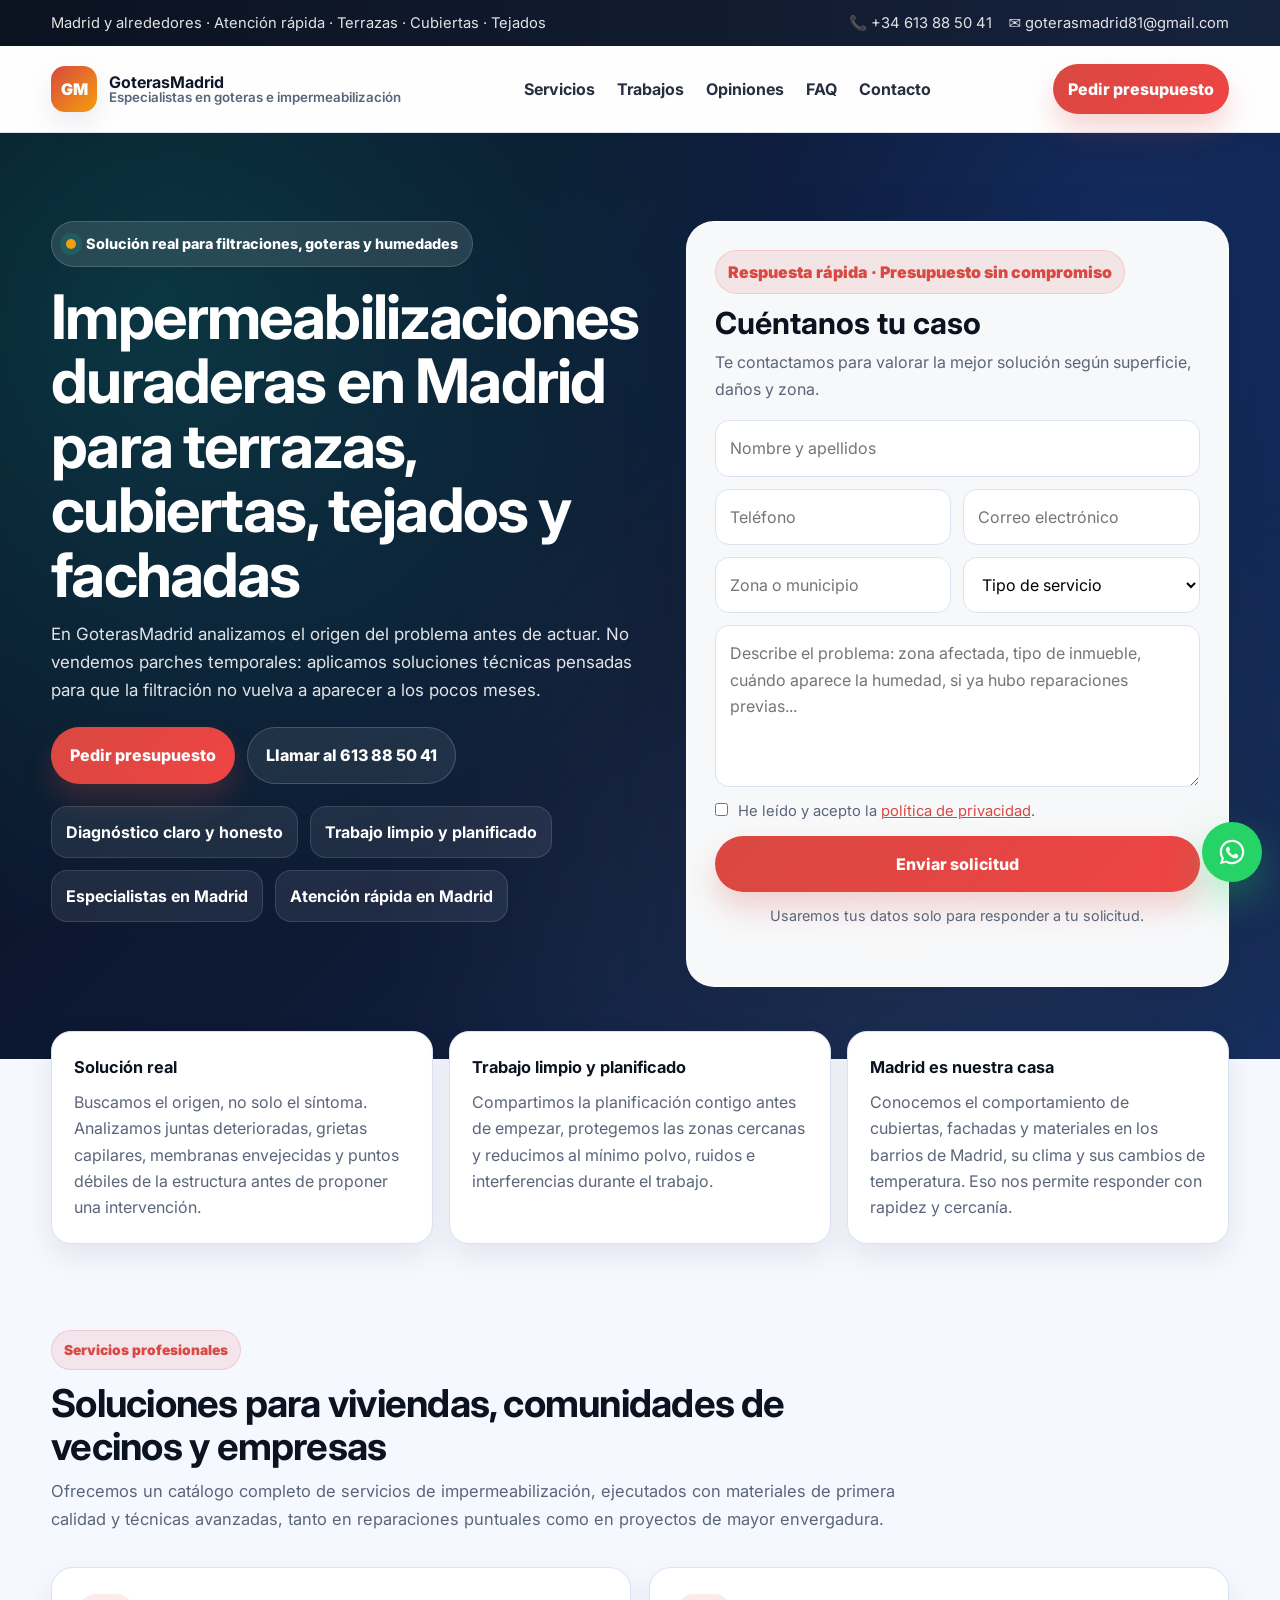
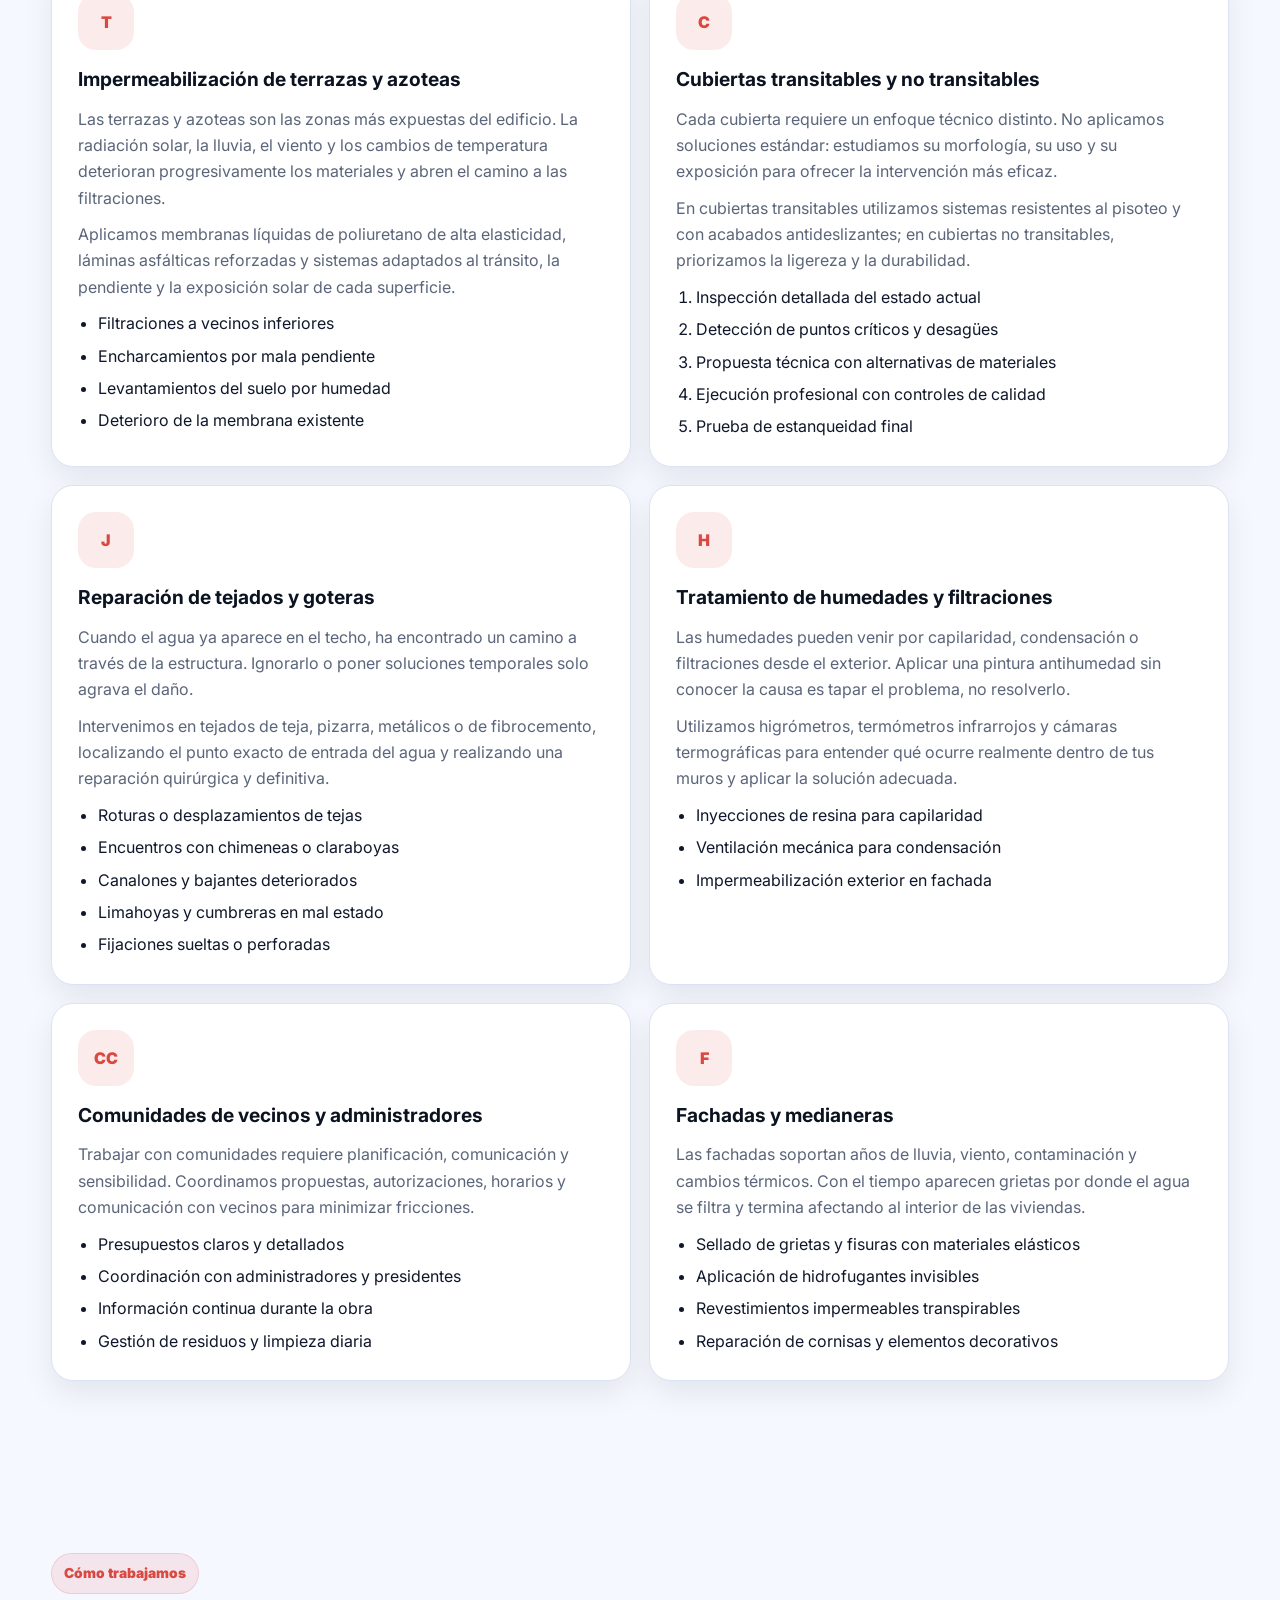
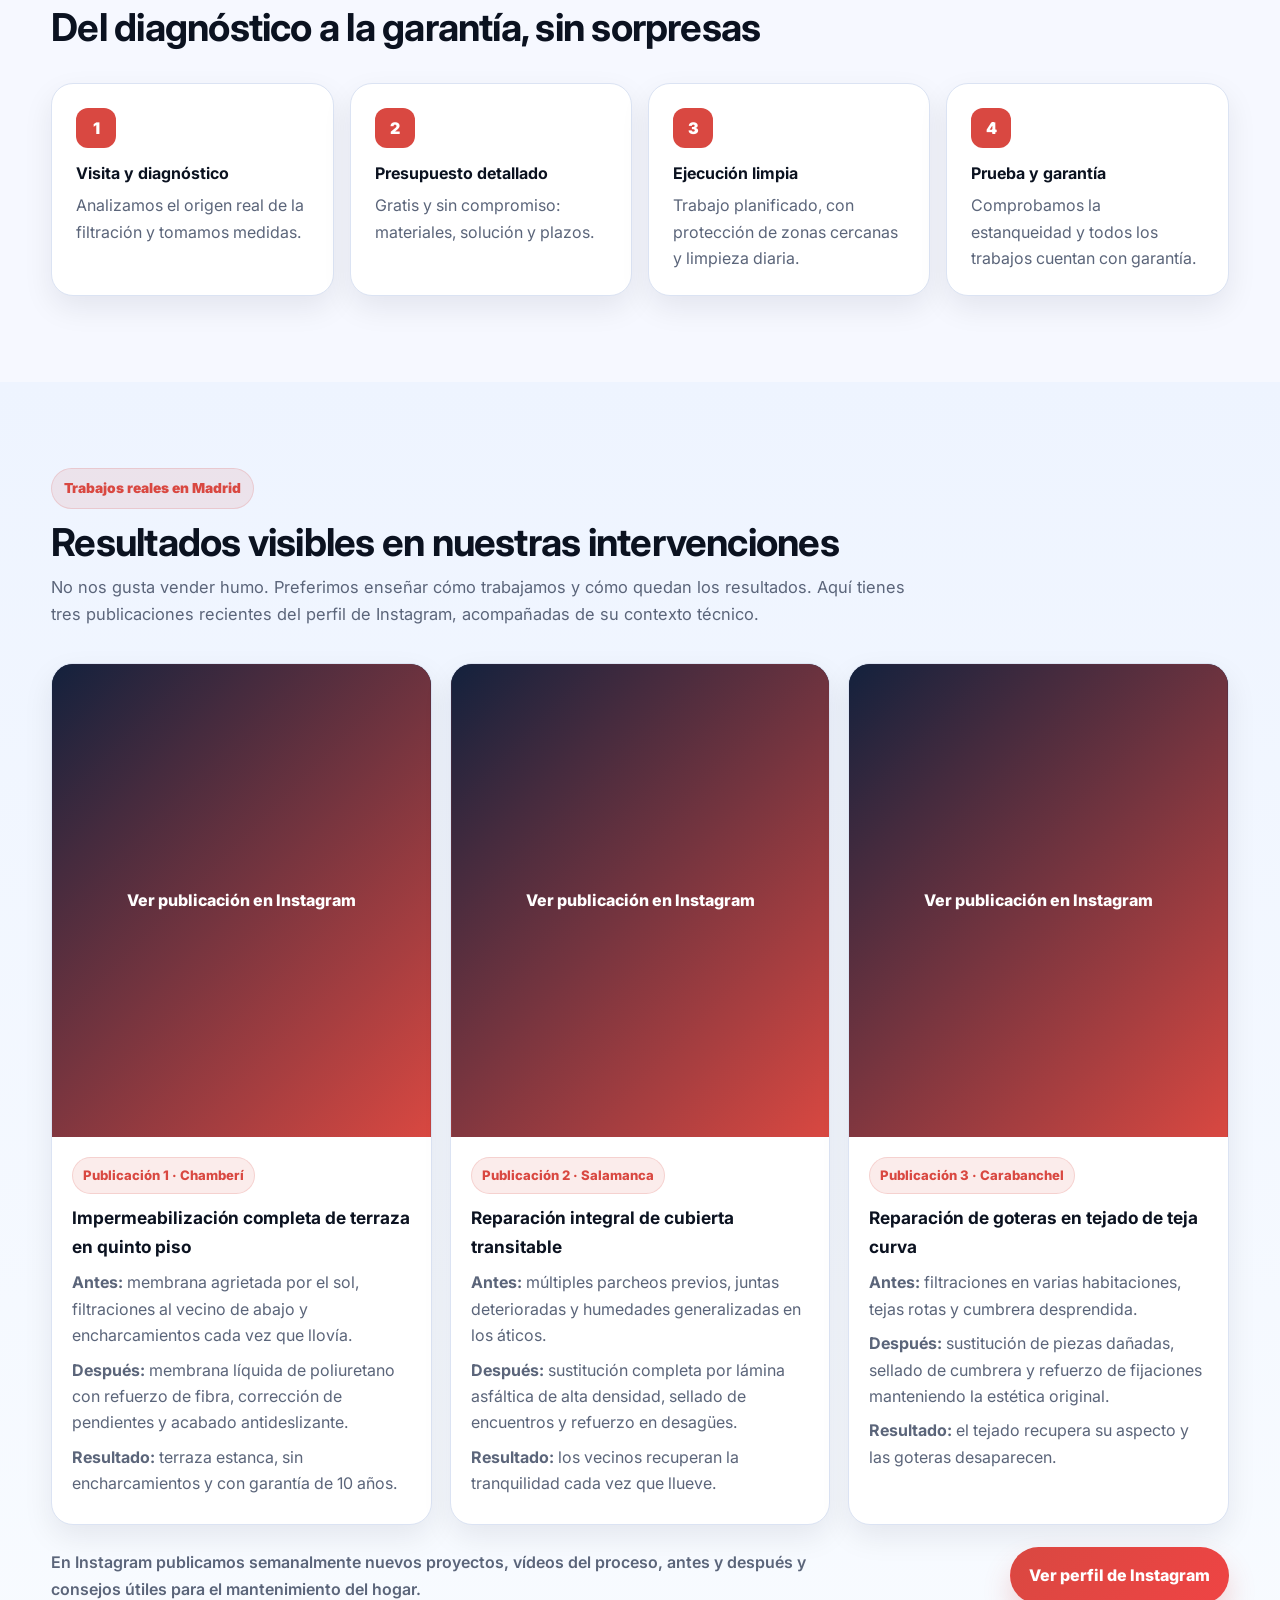
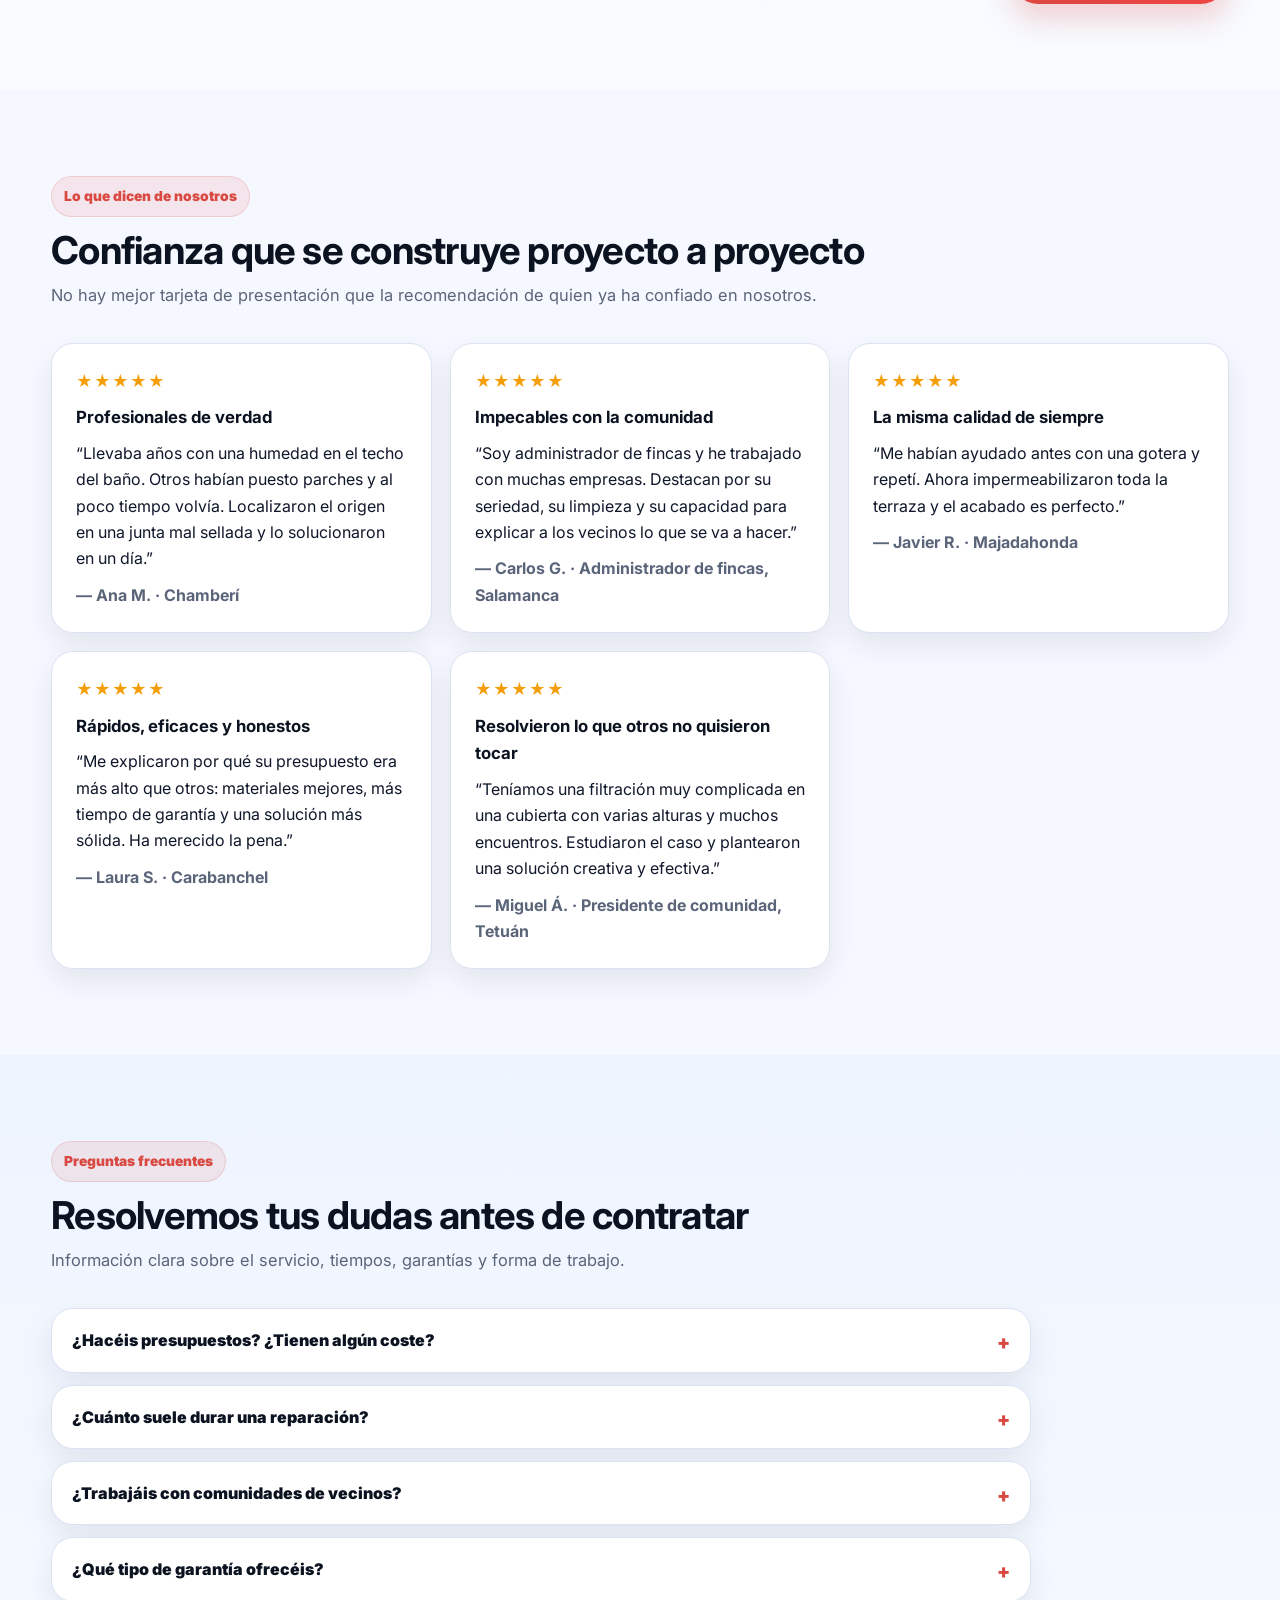
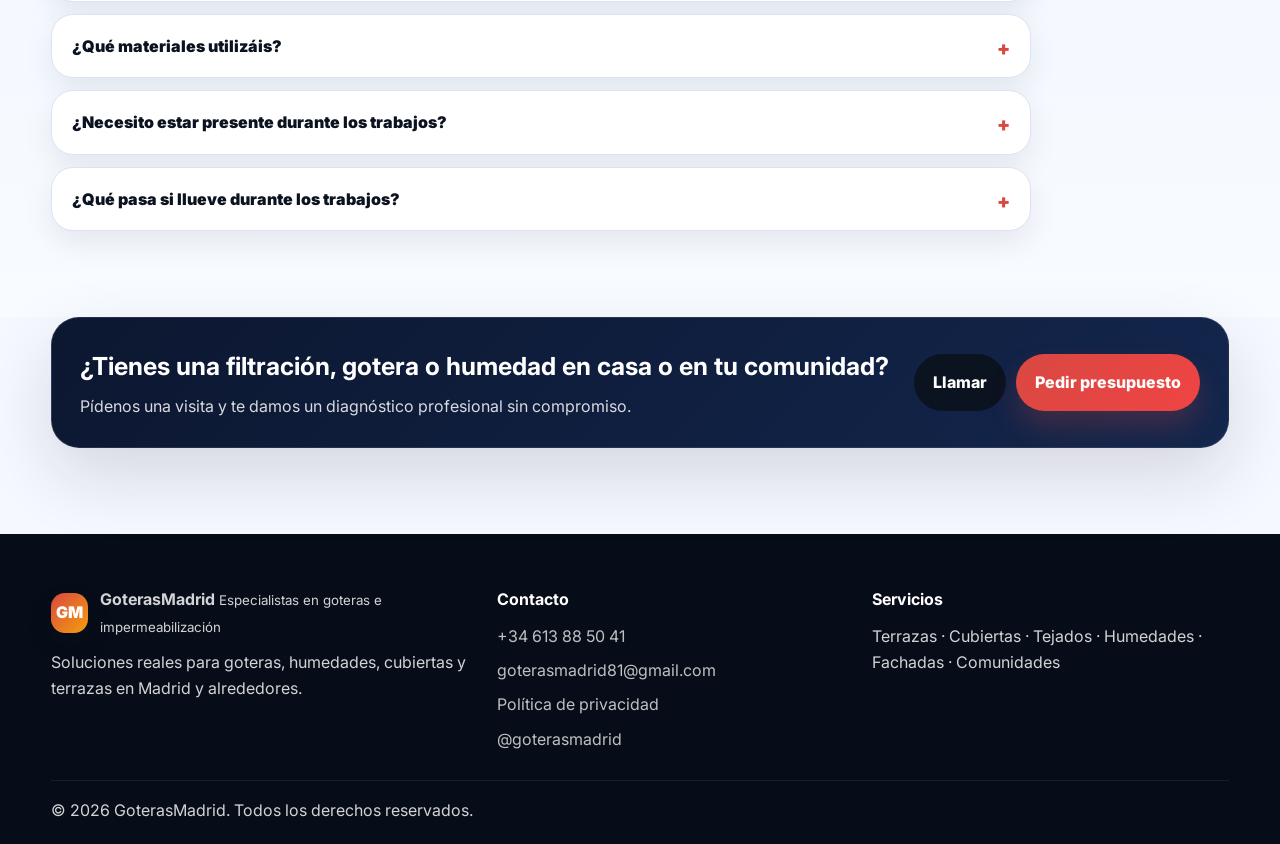
<file: index.html>
<!DOCTYPE html>
<html lang="es">
<head>
  <meta charset="UTF-8" />
  <meta name="viewport" content="width=device-width, initial-scale=1.0" />
  <title>GoterasMadrid | Impermeabilizaciones en Madrid, terrazas, cubiertas y tejados</title>
  <meta name="description" content="Soluciones profesionales de impermeabilización en Madrid. Terrazas, cubiertas, tejados, humedades, filtraciones, fachadas y comunidades de vecinos. Atención rápida en Madrid." />
  <meta name="theme-color" content="#0b1220" />
  <link rel="preconnect" href="https://fonts.googleapis.com" />
  <link rel="preconnect" href="https://fonts.gstatic.com" crossorigin />
  <link href="https://fonts.googleapis.com/css2?family=Inter:wght@400;500;600;700;800;900&display=swap" rel="stylesheet" />
  <link rel="stylesheet" href="style.css" />
  <meta property="og:type" content="website" />
  <meta property="og:locale" content="es_ES" />
  <meta property="og:title" content="GoterasMadrid | Impermeabilizaciones en Madrid" />
  <meta property="og:description" content="Terrazas, cubiertas, tejados, humedades y fachadas. Diagnóstico claro y presupuesto sin compromiso en Madrid." />
  <meta name="twitter:card" content="summary" />
  <link rel="icon" href="data:image/svg+xml,%3Csvg xmlns='http://www.w3.org/2000/svg' viewBox='0 0 64 64'%3E%3Crect width='64' height='64' rx='16' fill='%23d94841'/%3E%3Ctext x='32' y='43' font-size='28' font-family='Arial' font-weight='900' text-anchor='middle' fill='white'%3EGM%3C/text%3E%3C/svg%3E" />
  <script>document.documentElement.className="js"</script>
  <script type="application/ld+json">[{"@context": "https://schema.org", "@type": "HomeAndConstructionBusiness", "name": "GoterasMadrid", "description": "Impermeabilización de terrazas, cubiertas, tejados, humedades y fachadas en Madrid.", "telephone": "+34613885041", "email": "goterasmadrid81@gmail.com", "areaServed": {"@type": "City", "name": "Madrid"}, "sameAs": ["https://www.instagram.com/goterasmadrid/"]}, {"@context": "https://schema.org", "@type": "FAQPage", "mainEntity": [{"@type": "Question", "name": "¿Hacéis presupuestos? ¿Tienen algún coste?", "acceptedAnswer": {"@type": "Answer", "text": "Sí. Los presupuestos son gratuitos y sin compromiso. Concertamos una visita, analizamos la situación, tomamos medidas y te enviamos una propuesta detallada con materiales, solución y plazos."}}, {"@type": "Question", "name": "¿Cuánto suele durar una reparación?", "acceptedAnswer": {"@type": "Answer", "text": "Depende del caso: una gotera localizada suele resolverse en 1 o 2 días; una impermeabilización completa de terraza estándar, entre 3 y 5 días; una cubierta comunitaria puede requerir entre 5 y 10 días. En el presupuesto se detallan plazos realistas."}}, {"@type": "Question", "name": "¿Trabajáis con comunidades de vecinos?", "acceptedAnswer": {"@type": "Answer", "text": "Sí, es una de nuestras especialidades. Nos coordinamos con administradores y presidentes, presentamos propuestas claras, minimizamos molestias y dejamos todo limpio cada día."}}, {"@type": "Question", "name": "¿Qué tipo de garantía ofrecéis?", "acceptedAnswer": {"@type": "Answer", "text": "Todos los trabajos cuentan con garantía. Las impermeabilizaciones completas suelen tener entre 5 y 10 años, y las reparaciones localizadas entre 2 y 3 años, según el sistema aplicado y los materiales utilizados."}}, {"@type": "Question", "name": "¿Qué materiales utilizáis?", "acceptedAnswer": {"@type": "Answer", "text": "Trabajamos con primeras marcas del sector como Sika, Danosa, Texsa, Weber o Imperquimia. Elegimos el sistema según el soporte, la exposición solar, el tránsito y la compatibilidad con tratamientos anteriores."}}, {"@type": "Question", "name": "¿Necesito estar presente durante los trabajos?", "acceptedAnswer": {"@type": "Answer", "text": "No es necesario durante toda la intervención. Recomendamos presencia al inicio y al final, pero podemos trabajar con autonomía y mantenerte informado por teléfono o WhatsApp."}}, {"@type": "Question", "name": "¿Qué pasa si llueve durante los trabajos?", "acceptedAnswer": {"@type": "Answer", "text": "Planificamos las intervenciones consultando la previsión meteorológica. Si aparece lluvia inesperada, protegemos la zona con lonas o toldos y ajustamos la ejecución para evitar daños."}}]}]</script>
</head>
<body>
  <a class="skip" href="#inicio">Saltar al contenido</a>
  <div class="topbar">
    <div class="container topbar__inner">
      <p>Madrid y alrededores · Atención rápida · Terrazas · Cubiertas · Tejados</p>
      <div class="topbar__links">
        <a href="tel:+34613885041">📞 +34 613 88 50 41</a>
        <a href="mailto:goterasmadrid81@gmail.com">✉ goterasmadrid81@gmail.com</a>
      </div>
    </div>
  </div>

  <header class="header" id="header">
    <div class="container header__inner">
      <a class="brand" href="#inicio" aria-label="Inicio">
        <span class="brand__mark">GM</span>
        <span class="brand__text">
          <strong>GoterasMadrid</strong>
          <small>Especialistas en goteras e impermeabilización</small>
        </span>
      </a>

      <nav class="nav nav--desktop" aria-label="Navegación principal">
        <a href="#servicios">Servicios</a>
        <a href="#trabajos">Trabajos</a>
        <a href="#opiniones">Opiniones</a>
        <a href="#faq">FAQ</a>
        <a href="#contacto">Contacto</a>
      </nav>

      <div class="header__actions">
        <a class="btn btn--primary btn--sm header__cta" href="#contacto">Pedir presupuesto</a>
        <button class="burger" id="burger" aria-label="Abrir menú" aria-expanded="false" aria-controls="mobileNav">
          <span></span><span></span><span></span>
        </button>
      </div>
    </div>

    <nav class="nav nav--mobile" id="mobileNav" aria-label="Menú móvil">
      <a href="#servicios">Servicios</a>
      <a href="#trabajos">Trabajos</a>
      <a href="#opiniones">Opiniones</a>
      <a href="#faq">FAQ</a>
      <a href="#contacto">Pedir presupuesto</a>
    </nav>
  </header>

  <main id="inicio">
    <section class="hero">
      <div class="hero__bg"></div>
      <div class="hero__glow"></div>
      <div class="container hero__grid">
        <div class="hero__content reveal">
          <div class="pill"><span class="pill__dot"></span>Solución real para filtraciones, goteras y humedades</div>
          <h1>Impermeabilizaciones duraderas en Madrid para terrazas, cubiertas, tejados y fachadas</h1>
          <p class="hero__lead">
            En GoterasMadrid analizamos el origen del problema antes de actuar. No vendemos parches temporales:
            aplicamos soluciones técnicas pensadas para que la filtración no vuelva a aparecer a los pocos meses.
          </p>

          <div class="hero__buttons">
            <a class="btn btn--primary" href="#contacto">Pedir presupuesto</a>
            <a class="btn btn--ghost" href="tel:+34613885041">Llamar al 613 88 50 41</a>
          </div>

          <div class="hero__highlights">
            <div class="chip">Diagnóstico claro y honesto</div>
            <div class="chip">Trabajo limpio y planificado</div>
            <div class="chip">Especialistas en Madrid</div>
            <div class="chip">Atención rápida en Madrid</div>
          </div>
        </div>

        <aside class="lead reveal" id="contacto">
          <div class="lead__head">
            <div class="lead__badge">Respuesta rápida · Presupuesto sin compromiso</div>
            <h2>Cuéntanos tu caso</h2>
            <p>Te contactamos para valorar la mejor solución según superficie, daños y zona.</p>
          </div>

          <form class="form" action="https://formsubmit.co/goterasmadrid81@gmail.com" method="POST" novalidate>
            <div class="form__row">
              <label class="sr-only" for="nombre">Nombre</label>
              <input id="nombre" name="nombre" autocomplete="name" type="text" placeholder="Nombre y apellidos" required />
            </div>

            <div class="form__row form__row--2">
              <label class="sr-only" for="telefono">Teléfono</label>
              <input id="telefono" name="telefono" autocomplete="tel" type="tel" inputmode="tel" placeholder="Teléfono" required />
              <label class="sr-only" for="email">Correo electrónico</label>
              <input id="email" name="email" autocomplete="email" type="email" placeholder="Correo electrónico" required />
            </div>

            <div class="form__row form__row--2">
              <label class="sr-only" for="zona">Zona o municipio</label>
              <input id="zona" name="zona" type="text" placeholder="Zona o municipio" required />
              <label class="sr-only" for="servicio">Tipo de servicio</label>
              <select id="servicio" name="servicio" required>
                <option value="">Tipo de servicio</option>
                <option>Impermeabilización de terrazas y azoteas</option>
                <option>Cubiertas transitables o no transitables</option>
                <option>Reparación de tejados y goteras</option>
                <option>Humedades y filtraciones</option>
                <option>Fachadas y medianeras</option>
                <option>Comunidades de vecinos</option>
                <option>Otro</option>
              </select>
            </div>

            <div class="form__row">
              <label class="sr-only" for="mensaje">Mensaje</label>
              <textarea id="mensaje" name="mensaje" rows="5" placeholder="Describe el problema: zona afectada, tipo de inmueble, cuándo aparece la humedad, si ya hubo reparaciones previas..." required></textarea>
            </div>

            <input type="hidden" name="_subject" value="Nuevo contacto desde la web de GoterasMadrid" />
            <input type="hidden" name="_captcha" value="false" />
            <input type="hidden" name="_template" value="table" />
            <input type="text" name="_honey" style="display:none" tabindex="-1" autocomplete="off" />

            <label class="form__check"><input type="checkbox" name="privacidad" required /> <span>He leído y acepto la <a href="privacidad.html" target="_blank" rel="noopener">política de privacidad</a>.</span></label>

            <button class="btn btn--primary btn--block" type="submit" id="submitBtn">Enviar solicitud</button>
            <p class="form__note">Usaremos tus datos solo para responder a tu solicitud.</p>
            <div class="form__error" id="formError" role="alert" aria-live="polite"></div>
          </form>
        </aside>
      </div>
    </section>

    <section class="trust">
      <div class="container trust__grid reveal">
        <article class="trust__item">
          <strong>Solución real</strong>
          <p>Buscamos el origen, no solo el síntoma. Analizamos juntas deterioradas, grietas capilares, membranas envejecidas y puntos débiles de la estructura antes de proponer una intervención.</p>
        </article>
        <article class="trust__item">
          <strong>Trabajo limpio y planificado</strong>
          <p>Compartimos la planificación contigo antes de empezar, protegemos las zonas cercanas y reducimos al mínimo polvo, ruidos e interferencias durante el trabajo.</p>
        </article>
        <article class="trust__item">
          <strong>Madrid es nuestra casa</strong>
          <p>Conocemos el comportamiento de cubiertas, fachadas y materiales en los barrios de Madrid, su clima y sus cambios de temperatura. Eso nos permite responder con rapidez y cercanía.</p>
        </article>
      </div>
    </section>

    <section class="section" id="servicios">
      <div class="container">
        <header class="section__head reveal">
          <span class="tag">Servicios profesionales</span>
          <h2>Soluciones para viviendas, comunidades de vecinos y empresas</h2>
          <p>Ofrecemos un catálogo completo de servicios de impermeabilización, ejecutados con materiales de primera calidad y técnicas avanzadas, tanto en reparaciones puntuales como en proyectos de mayor envergadura.</p>
        </header>

        <div class="services-detailed">
          <article class="service-card reveal">
            <div class="service-card__icon">T</div>
            <h3>Impermeabilización de terrazas y azoteas</h3>
            <p>Las terrazas y azoteas son las zonas más expuestas del edificio. La radiación solar, la lluvia, el viento y los cambios de temperatura deterioran progresivamente los materiales y abren el camino a las filtraciones.</p>
            <p>Aplicamos membranas líquidas de poliuretano de alta elasticidad, láminas asfálticas reforzadas y sistemas adaptados al tránsito, la pendiente y la exposición solar de cada superficie.</p>
            <ul>
              <li>Filtraciones a vecinos inferiores</li>
              <li>Encharcamientos por mala pendiente</li>
              <li>Levantamientos del suelo por humedad</li>
              <li>Deterioro de la membrana existente</li>
            </ul>
          </article>

          <article class="service-card reveal">
            <div class="service-card__icon">C</div>
            <h3>Cubiertas transitables y no transitables</h3>
            <p>Cada cubierta requiere un enfoque técnico distinto. No aplicamos soluciones estándar: estudiamos su morfología, su uso y su exposición para ofrecer la intervención más eficaz.</p>
            <p>En cubiertas transitables utilizamos sistemas resistentes al pisoteo y con acabados antideslizantes; en cubiertas no transitables, priorizamos la ligereza y la durabilidad.</p>
            <ol>
              <li>Inspección detallada del estado actual</li>
              <li>Detección de puntos críticos y desagües</li>
              <li>Propuesta técnica con alternativas de materiales</li>
              <li>Ejecución profesional con controles de calidad</li>
              <li>Prueba de estanqueidad final</li>
            </ol>
          </article>

          <article class="service-card reveal">
            <div class="service-card__icon">J</div>
            <h3>Reparación de tejados y goteras</h3>
            <p>Cuando el agua ya aparece en el techo, ha encontrado un camino a través de la estructura. Ignorarlo o poner soluciones temporales solo agrava el daño.</p>
            <p>Intervenimos en tejados de teja, pizarra, metálicos o de fibrocemento, localizando el punto exacto de entrada del agua y realizando una reparación quirúrgica y definitiva.</p>
            <ul>
              <li>Roturas o desplazamientos de tejas</li>
              <li>Encuentros con chimeneas o claraboyas</li>
              <li>Canalones y bajantes deteriorados</li>
              <li>Limahoyas y cumbreras en mal estado</li>
              <li>Fijaciones sueltas o perforadas</li>
            </ul>
          </article>

          <article class="service-card reveal">
            <div class="service-card__icon">H</div>
            <h3>Tratamiento de humedades y filtraciones</h3>
            <p>Las humedades pueden venir por capilaridad, condensación o filtraciones desde el exterior. Aplicar una pintura antihumedad sin conocer la causa es tapar el problema, no resolverlo.</p>
            <p>Utilizamos higrómetros, termómetros infrarrojos y cámaras termográficas para entender qué ocurre realmente dentro de tus muros y aplicar la solución adecuada.</p>
            <ul>
              <li>Inyecciones de resina para capilaridad</li>
              <li>Ventilación mecánica para condensación</li>
              <li>Impermeabilización exterior en fachada</li>
            </ul>
          </article>

          <article class="service-card reveal">
            <div class="service-card__icon">CC</div>
            <h3>Comunidades de vecinos y administradores</h3>
            <p>Trabajar con comunidades requiere planificación, comunicación y sensibilidad. Coordinamos propuestas, autorizaciones, horarios y comunicación con vecinos para minimizar fricciones.</p>
            <ul>
              <li>Presupuestos claros y detallados</li>
              <li>Coordinación con administradores y presidentes</li>
              <li>Información continua durante la obra</li>
              <li>Gestión de residuos y limpieza diaria</li>
            </ul>
          </article>

          <article class="service-card reveal">
            <div class="service-card__icon">F</div>
            <h3>Fachadas y medianeras</h3>
            <p>Las fachadas soportan años de lluvia, viento, contaminación y cambios térmicos. Con el tiempo aparecen grietas por donde el agua se filtra y termina afectando al interior de las viviendas.</p>
            <ul>
              <li>Sellado de grietas y fisuras con materiales elásticos</li>
              <li>Aplicación de hidrofugantes invisibles</li>
              <li>Revestimientos impermeables transpirables</li>
              <li>Reparación de cornisas y elementos decorativos</li>
            </ul>
          </article>
        </div>
      </div>
    </section>

    <section class="section" id="proceso">
      <div class="container">
        <header class="section__head reveal">
          <span class="tag">Cómo trabajamos</span>
          <h2>Del diagnóstico a la garantía, sin sorpresas</h2>
        </header>
        <ol class="steps reveal">
          <li><strong>Visita y diagnóstico</strong><p>Analizamos el origen real de la filtración y tomamos medidas.</p></li>
          <li><strong>Presupuesto detallado</strong><p>Gratis y sin compromiso: materiales, solución y plazos.</p></li>
          <li><strong>Ejecución limpia</strong><p>Trabajo planificado, con protección de zonas cercanas y limpieza diaria.</p></li>
          <li><strong>Prueba y garantía</strong><p>Comprobamos la estanqueidad y todos los trabajos cuentan con garantía.</p></li>
        </ol>
      </div>
    </section>

    <section class="section section--alt" id="trabajos">
      <div class="container">
        <header class="section__head reveal">
          <span class="tag">Trabajos reales en Madrid</span>
          <h2>Resultados visibles en nuestras intervenciones</h2>
          <p>No nos gusta vender humo. Preferimos enseñar cómo trabajamos y cómo quedan los resultados. Aquí tienes tres publicaciones recientes del perfil de Instagram, acompañadas de su contexto técnico.</p>
        </header>

        <div class="instagram-grid reveal">
          <a class="instagram-post" href="https://www.instagram.com/p/DVeEOyBDBT_/?img_index=1" target="_blank" rel="noopener noreferrer">
            <div class="instagram-post__image placeholder-1"></div>
            <div class="instagram-post__content">
              <span class="instagram-post__badge">Publicación 1 · Chamberí</span>
              <h3>Impermeabilización completa de terraza en quinto piso</h3>
              <p><strong>Antes:</strong> membrana agrietada por el sol, filtraciones al vecino de abajo y encharcamientos cada vez que llovía.</p>
              <p><strong>Después:</strong> membrana líquida de poliuretano con refuerzo de fibra, corrección de pendientes y acabado antideslizante.</p>
              <p><strong>Resultado:</strong> terraza estanca, sin encharcamientos y con garantía de 10 años.</p>
            </div>
          </a>

          <a class="instagram-post" href="https://www.instagram.com/p/DA6O2ZUCTAc/" target="_blank" rel="noopener noreferrer">
            <div class="instagram-post__image placeholder-2"></div>
            <div class="instagram-post__content">
              <span class="instagram-post__badge">Publicación 2 · Salamanca</span>
              <h3>Reparación integral de cubierta transitable</h3>
              <p><strong>Antes:</strong> múltiples parcheos previos, juntas deterioradas y humedades generalizadas en los áticos.</p>
              <p><strong>Después:</strong> sustitución completa por lámina asfáltica de alta densidad, sellado de encuentros y refuerzo en desagües.</p>
              <p><strong>Resultado:</strong> los vecinos recuperan la tranquilidad cada vez que llueve.</p>
            </div>
          </a>

          <a class="instagram-post" href="https://www.instagram.com/p/DA0SCbBNpt3/?img_index=1" target="_blank" rel="noopener noreferrer">
            <div class="instagram-post__image placeholder-3"></div>
            <div class="instagram-post__content">
              <span class="instagram-post__badge">Publicación 3 · Carabanchel</span>
              <h3>Reparación de goteras en tejado de teja curva</h3>
              <p><strong>Antes:</strong> filtraciones en varias habitaciones, tejas rotas y cumbrera desprendida.</p>
              <p><strong>Después:</strong> sustitución de piezas dañadas, sellado de cumbrera y refuerzo de fijaciones manteniendo la estética original.</p>
              <p><strong>Resultado:</strong> el tejado recupera su aspecto y las goteras desaparecen.</p>
            </div>
          </a>
        </div>

        <div class="instagram-cta reveal">
          <p>En Instagram publicamos semanalmente nuevos proyectos, vídeos del proceso, antes y después y consejos útiles para el mantenimiento del hogar.</p>
          <a class="btn btn--primary" href="https://www.instagram.com/goterasmadrid/" target="_blank" rel="noopener noreferrer">Ver perfil de Instagram</a>
        </div>
      </div>
    </section>

    <section class="section" id="opiniones">
      <div class="container">
        <header class="section__head reveal">
          <span class="tag">Lo que dicen de nosotros</span>
          <h2>Confianza que se construye proyecto a proyecto</h2>
          <p>No hay mejor tarjeta de presentación que la recomendación de quien ya ha confiado en nosotros.</p>
        </header>

        <div class="reviews-grid">
          <article class="review reveal">
            <div class="review__stars">★★★★★</div>
            <h3>Profesionales de verdad</h3>
            <p>“Llevaba años con una humedad en el techo del baño. Otros habían puesto parches y al poco tiempo volvía. Localizaron el origen en una junta mal sellada y lo solucionaron en un día.”</p>
            <span>— Ana M. · Chamberí</span>
          </article>

          <article class="review reveal">
            <div class="review__stars">★★★★★</div>
            <h3>Impecables con la comunidad</h3>
            <p>“Soy administrador de fincas y he trabajado con muchas empresas. Destacan por su seriedad, su limpieza y su capacidad para explicar a los vecinos lo que se va a hacer.”</p>
            <span>— Carlos G. · Administrador de fincas, Salamanca</span>
          </article>

          <article class="review reveal">
            <div class="review__stars">★★★★★</div>
            <h3>La misma calidad de siempre</h3>
            <p>“Me habían ayudado antes con una gotera y repetí. Ahora impermeabilizaron toda la terraza y el acabado es perfecto.”</p>
            <span>— Javier R. · Majadahonda</span>
          </article>

          <article class="review reveal">
            <div class="review__stars">★★★★★</div>
            <h3>Rápidos, eficaces y honestos</h3>
            <p>“Me explicaron por qué su presupuesto era más alto que otros: materiales mejores, más tiempo de garantía y una solución más sólida. Ha merecido la pena.”</p>
            <span>— Laura S. · Carabanchel</span>
          </article>

          <article class="review reveal">
            <div class="review__stars">★★★★★</div>
            <h3>Resolvieron lo que otros no quisieron tocar</h3>
            <p>“Teníamos una filtración muy complicada en una cubierta con varias alturas y muchos encuentros. Estudiaron el caso y plantearon una solución creativa y efectiva.”</p>
            <span>— Miguel Á. · Presidente de comunidad, Tetuán</span>
          </article>
        </div>
      </div>
    </section>

    <section class="section section--alt" id="faq">
      <div class="container">
        <header class="section__head reveal">
          <span class="tag">Preguntas frecuentes</span>
          <h2>Resolvemos tus dudas antes de contratar</h2>
          <p>Información clara sobre el servicio, tiempos, garantías y forma de trabajo.</p>
        </header>

        <div class="faq reveal">

          <details class="faq__item">
            <summary>¿Hacéis presupuestos? ¿Tienen algún coste?</summary>
            <p>Sí. Los presupuestos son gratuitos y sin compromiso. Concertamos una visita, analizamos la situación, tomamos medidas y te enviamos una propuesta detallada con materiales, solución y plazos.</p>
          </details>

          <details class="faq__item">
            <summary>¿Cuánto suele durar una reparación?</summary>
            <p>Depende del caso: una gotera localizada suele resolverse en 1 o 2 días; una impermeabilización completa de terraza estándar, entre 3 y 5 días; una cubierta comunitaria puede requerir entre 5 y 10 días. En el presupuesto se detallan plazos realistas.</p>
          </details>

          <details class="faq__item">
            <summary>¿Trabajáis con comunidades de vecinos?</summary>
            <p>Sí, es una de nuestras especialidades. Nos coordinamos con administradores y presidentes, presentamos propuestas claras, minimizamos molestias y dejamos todo limpio cada día.</p>
          </details>

          <details class="faq__item">
            <summary>¿Qué tipo de garantía ofrecéis?</summary>
            <p>Todos los trabajos cuentan con garantía. Las impermeabilizaciones completas suelen tener entre 5 y 10 años, y las reparaciones localizadas entre 2 y 3 años, según el sistema aplicado y los materiales utilizados.</p>
          </details>

          <details class="faq__item">
            <summary>¿Qué materiales utilizáis?</summary>
            <p>Trabajamos con primeras marcas del sector como Sika, Danosa, Texsa, Weber o Imperquimia. Elegimos el sistema según el soporte, la exposición solar, el tránsito y la compatibilidad con tratamientos anteriores.</p>
          </details>

          <details class="faq__item">
            <summary>¿Necesito estar presente durante los trabajos?</summary>
            <p>No es necesario durante toda la intervención. Recomendamos presencia al inicio y al final, pero podemos trabajar con autonomía y mantenerte informado por teléfono o WhatsApp.</p>
          </details>

          <details class="faq__item">
            <summary>¿Qué pasa si llueve durante los trabajos?</summary>
            <p>Planificamos las intervenciones consultando la previsión meteorológica. Si aparece lluvia inesperada, protegemos la zona con lonas o toldos y ajustamos la ejecución para evitar daños.</p>
          </details>
        </div>
      </div>
    </section>

    <section class="section cta-section">
      <div class="container">
        <div class="cta__box reveal">
          <div>
            <h3>¿Tienes una filtración, gotera o humedad en casa o en tu comunidad?</h3>
            <p>Pídenos una visita y te damos un diagnóstico profesional sin compromiso.</p>
          </div>
          <div class="cta__actions">
            <a class="btn btn--dark" href="tel:+34613885041">Llamar</a>
            <a class="btn btn--primary" href="#contacto">Pedir presupuesto</a>
          </div>
        </div>
      </div>
    </section>
  </main>

  <footer class="footer">
    <div class="container footer__grid">
      <div class="footer__col">
        <div class="footer__brand">
          <span class="brand__mark brand__mark--sm">GM</span>
          <div>
            <strong>GoterasMadrid</strong>
            <small>Especialistas en goteras e impermeabilización</small>
          </div>
        </div>
        <p>Soluciones reales para goteras, humedades, cubiertas y terrazas en Madrid y alrededores.</p>
      </div>
      <div class="footer__col">
        <h4>Contacto</h4>
        <a href="tel:+34613885041">+34 613 88 50 41</a>
        <a href="mailto:goterasmadrid81@gmail.com">goterasmadrid81@gmail.com</a>
        <a href="privacidad.html">Política de privacidad</a>
        <a href="https://www.instagram.com/goterasmadrid/" target="_blank" rel="noopener noreferrer">@goterasmadrid</a>
      </div>
      <div class="footer__col">
        <h4>Servicios</h4>
        <p>Terrazas · Cubiertas · Tejados · Humedades · Fachadas · Comunidades</p>
      </div>
    </div>
    <div class="container footer__bottom">
      <p>© 2026 GoterasMadrid. Todos los derechos reservados.</p>
    </div>
  </footer>

  <div class="mbar" role="navigation" aria-label="Contacto rápido">
    <a class="mbar__call" href="tel:+34613885041">Llamar</a>
    <a class="mbar__wa" href="https://wa.me/34613885041?text=Hola%2C%20quiero%20pedir%20presupuesto%20para%20una%20gotera%20o%20impermeabilización" target="_blank" rel="noopener noreferrer">WhatsApp</a>
    <a class="mbar__quote" href="#contacto">Presupuesto</a>
  </div>

  <a class="wapp" href="https://wa.me/34613885041?text=Hola%2C%20quiero%20pedir%20presupuesto%20para%20una%20gotera%20o%20impermeabilización" target="_blank" rel="noopener noreferrer" aria-label="Contactar por WhatsApp"><svg viewBox="0 0 32 32" width="30" height="30" fill="currentColor" aria-hidden="true"><path d="M16 3a13 13 0 0 0-11 19.9L3 29l6.300-1.900A13 13 0 1 0 16 3zm0 23.700a10.700 10.700 0 0 1-5.500-1.500l-.4-.2-3.700 1.100 1.100-3.600-.3-.4A10.700 10.700 0 1 1 16 26.700zm5.900-8c-.3-.2-1.900-.9-2.200-1s-.5-.2-.7.200-.8 1-1 1.200-.4.200-.7.100a8.700 8.700 0 0 1-4.300-3.800c-.3-.6.300-.5.900-1.700.1-.2 0-.4 0-.5l-1-2.300c-.2-.6-.5-.5-.7-.5h-.6a1.200 1.200 0 0 0-.9.400 3.700 3.700 0 0 0-1.100 2.700 6.400 6.400 0 0 0 1.300 3.400c.2.200 2.300 3.600 5.600 5 2 .9 2.800.9 3.800.8a3.200 3.200 0 0 0 2.100-1.500 2.600 2.600 0 0 0 .2-1.500c-.1-.1-.3-.2-.7-.4z"/></svg></a>
  <script src="script.js"></script>
</body>
</html>
</file>
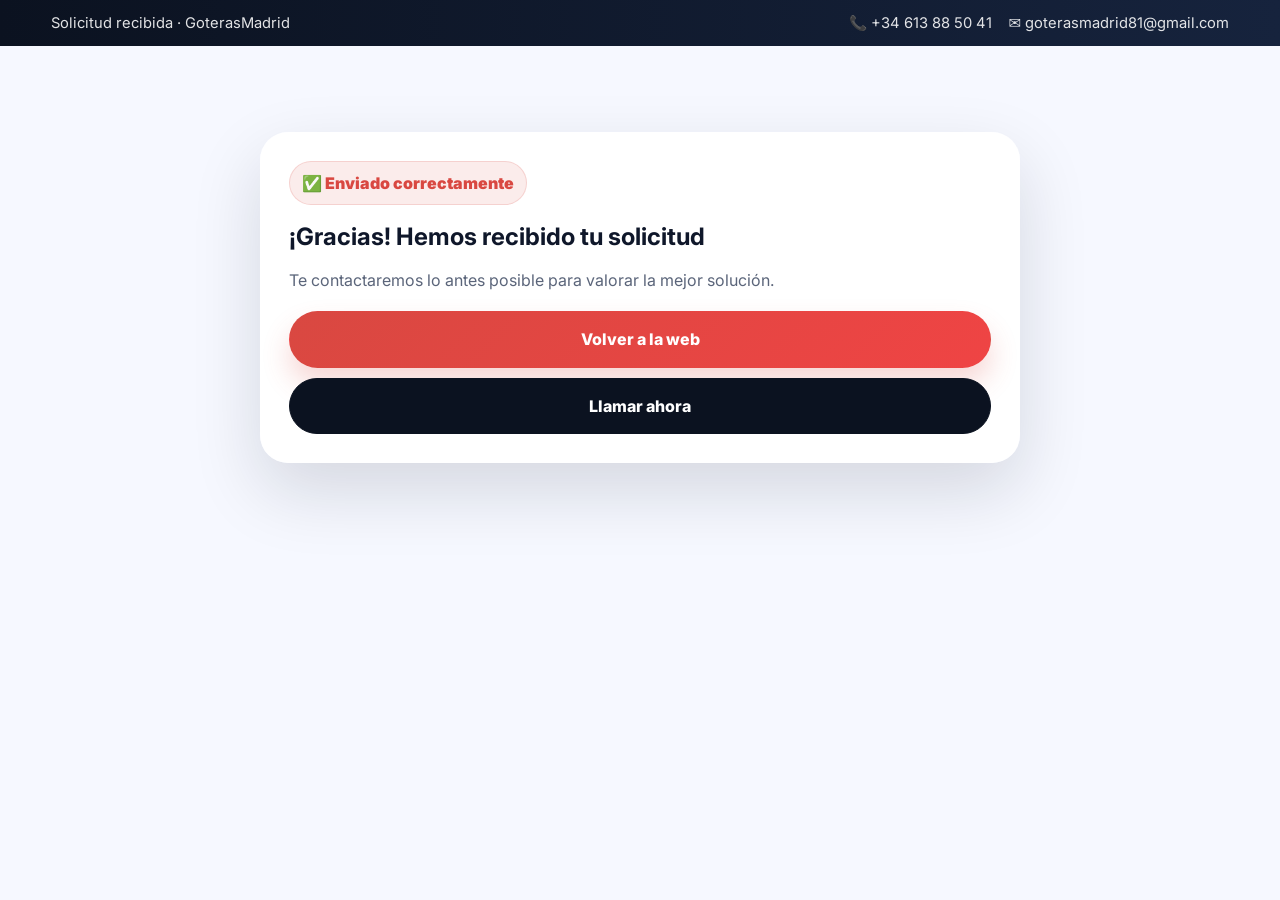
<file: gracias.html>
<!DOCTYPE html>
<html lang="es">
<head>
  <meta charset="UTF-8" />
  <meta name="viewport" content="width=device-width, initial-scale=1.0" />
  <meta name="robots" content="noindex" />
  <link rel="icon" href="data:image/svg+xml,%3Csvg xmlns='http://www.w3.org/2000/svg' viewBox='0 0 64 64'%3E%3Crect width='64' height='64' rx='16' fill='%23d94841'/%3E%3Ctext x='32' y='43' font-size='28' font-family='Arial' font-weight='900' text-anchor='middle' fill='white'%3EGM%3C/text%3E%3C/svg%3E" />
  <title>Gracias | Solicitud enviada</title>
  <link rel="preconnect" href="https://fonts.googleapis.com" />
  <link rel="preconnect" href="https://fonts.gstatic.com" crossorigin />
  <link href="https://fonts.googleapis.com/css2?family=Inter:wght@500;600;700;800&display=swap" rel="stylesheet" />
  <link rel="stylesheet" href="style.css" />
</head>
<body>
  <div class="topbar">
    <div class="container topbar__inner">
      <p>Solicitud recibida · GoterasMadrid</p>
      <div class="topbar__links">
        <a href="tel:+34613885041">📞 +34 613 88 50 41</a>
        <a href="mailto:goterasmadrid81@gmail.com">✉ goterasmadrid81@gmail.com</a>
      </div>
    </div>
  </div>
  <main class="section">
    <div class="container">
      <div class="lead" style="max-width:760px;margin:0 auto;">
        <div class="lead__badge">✅ Enviado correctamente</div>
        <h2 style="margin-bottom:10px;">¡Gracias! Hemos recibido tu solicitud</h2>
        <p style="color:var(--muted);margin-bottom:18px;">Te contactaremos lo antes posible para valorar la mejor solución.</p>
        <div style="display:grid;gap:10px;">
          <a class="btn btn--primary btn--block" href="index.html#inicio">Volver a la web</a>
          <a class="btn btn--dark btn--block" href="tel:+34613885041">Llamar ahora</a>
        </div>
      </div>
    </div>
  </main>
</body>
</html>
</file>
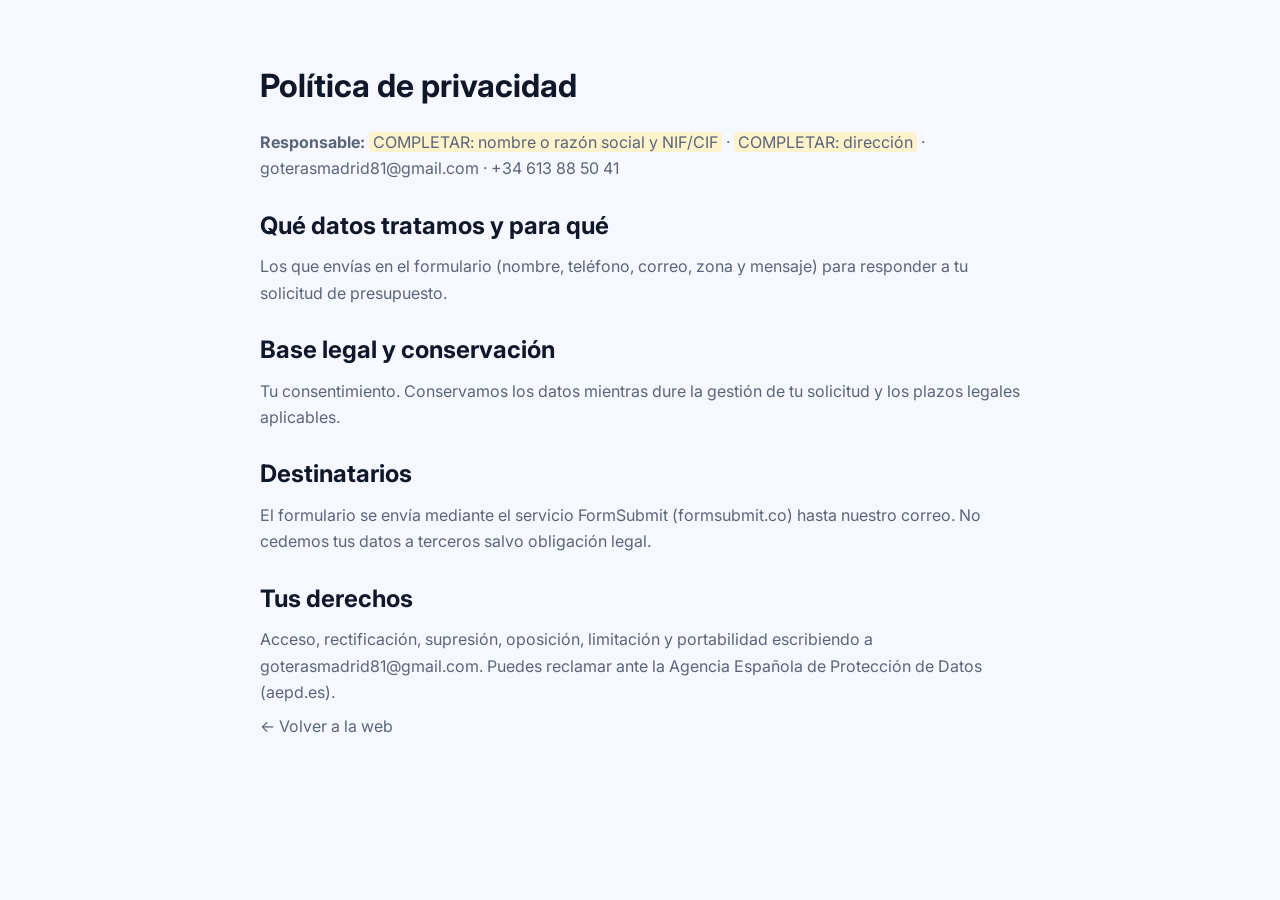
<file: privacidad.html>
<!DOCTYPE html>
<html lang="es"><head><meta charset="UTF-8" /><meta name="viewport" content="width=device-width, initial-scale=1.0" />
<meta name="robots" content="noindex" /><link rel="icon" href="data:image/svg+xml,%3Csvg xmlns='http://www.w3.org/2000/svg' viewBox='0 0 64 64'%3E%3Crect width='64' height='64' rx='16' fill='%23d94841'/%3E%3Ctext x='32' y='43' font-size='28' font-family='Arial' font-weight='900' text-anchor='middle' fill='white'%3EGM%3C/text%3E%3C/svg%3E" /><title>Política de privacidad | GoterasMadrid</title>
<link href="https://fonts.googleapis.com/css2?family=Inter:wght@400;700;800&display=swap" rel="stylesheet" /><link rel="stylesheet" href="style.css" /></head>
<body><main class="container legal">
<h1>Política de privacidad</h1>
<p><strong>Responsable:</strong> <span class="todo">COMPLETAR: nombre o razón social y NIF/CIF</span> · <span class="todo">COMPLETAR: dirección</span> · goterasmadrid81@gmail.com · +34 613 88 50 41</p>
<h2>Qué datos tratamos y para qué</h2><p>Los que envías en el formulario (nombre, teléfono, correo, zona y mensaje) para responder a tu solicitud de presupuesto.</p>
<h2>Base legal y conservación</h2><p>Tu consentimiento. Conservamos los datos mientras dure la gestión de tu solicitud y los plazos legales aplicables.</p>
<h2>Destinatarios</h2><p>El formulario se envía mediante el servicio FormSubmit (formsubmit.co) hasta nuestro correo. No cedemos tus datos a terceros salvo obligación legal.</p>
<h2>Tus derechos</h2><p>Acceso, rectificación, supresión, oposición, limitación y portabilidad escribiendo a goterasmadrid81@gmail.com. Puedes reclamar ante la Agencia Española de Protección de Datos (aepd.es).</p>
<p><a href="index.html">← Volver a la web</a></p></main></body></html>
</file>
<file: style.css>
:root{
  --bg:#f6f8ff;
  --surface:#ffffff;
  --surface-2:#eef4ff;
  --text:#0f172a;
  --muted:#5b657a;
  --dark:#0b1220;
  --dark-2:#13213d;
  --primary:#2563eb;
  --primary-2:#1d4ed8;
  --accent:#11b3a3;
  --border:#dbe3f3;
  --shadow-lg:0 28px 70px rgba(11,18,32,.14);
  --shadow-md:0 12px 30px rgba(11,18,32,.08);
  --radius-xl:28px;
  --radius-lg:22px;
  --radius-md:16px;
  --max:1180px;
  --t:.28s ease;
}
*{box-sizing:border-box;margin:0;padding:0}
html{scroll-behavior:smooth}
body{font-family:"Inter",system-ui,sans-serif;background:var(--bg);color:var(--text);line-height:1.65}
a{text-decoration:none;color:inherit}
button,input,select,textarea{font:inherit}
.container{width:min(92%,var(--max));margin:0 auto}
.sr-only{position:absolute;width:1px;height:1px;overflow:hidden;clip:rect(0,0,0,0);white-space:nowrap}
.topbar{background:var(--dark);color:rgba(255,255,255,.88);font-size:.92rem}
.topbar__inner{min-height:46px;display:flex;align-items:center;justify-content:space-between;gap:16px;flex-wrap:wrap}
.topbar__links{display:flex;gap:16px;flex-wrap:wrap}
.header{position:sticky;top:0;z-index:100;backdrop-filter:blur(12px);background:rgba(255,255,255,.8);border-bottom:1px solid rgba(219,227,243,.9)}
.header__inner{min-height:82px;display:flex;align-items:center;justify-content:space-between;gap:18px}
.brand{display:flex;align-items:center;gap:12px}
.brand__mark{width:46px;height:46px;border-radius:14px;display:grid;place-items:center;background:linear-gradient(135deg,var(--primary),var(--accent));color:#fff;font-weight:900;box-shadow:var(--shadow-md)}
.brand__mark--sm{width:40px;height:40px}
.brand__text{display:flex;flex-direction:column;line-height:1.05}
.brand__text small{color:var(--muted);font-weight:600}
.nav--desktop{display:flex;align-items:center;gap:22px}
.nav--desktop a{font-weight:700;opacity:.9}.nav--desktop a:hover{opacity:1}
.header__actions{display:flex;align-items:center;gap:12px}
.header__cta{white-space:nowrap;padding:12px 20px}
.burger{display:none;width:46px;height:46px;border-radius:14px;border:1px solid var(--border);background:#fff;cursor:pointer}
.burger span{display:block;width:20px;height:2px;background:var(--text);margin:4px auto;border-radius:2px}
.nav--mobile{display:none;flex-direction:column;gap:14px;padding:0 4% 18px;background:#fff;border-top:1px solid var(--border)}
.nav--mobile.active{display:flex}
.btn{display:inline-flex;align-items:center;justify-content:center;gap:10px;padding:14px 18px;border-radius:999px;font-weight:800;border:1px solid transparent;cursor:pointer;transition:var(--t)}
.btn--sm{padding:11px 14px}.btn--block{width:100%}
.btn--primary{background:linear-gradient(135deg,var(--primary),#3b82f6);color:#fff;box-shadow:0 16px 28px rgba(37,99,235,.22)}
.btn--primary:hover{transform:translateY(-2px);background:linear-gradient(135deg,var(--primary-2),#2563eb)}
.btn--ghost{background:rgba(255,255,255,.08);color:#fff;border:1px solid rgba(255,255,255,.18)}
.btn--ghost:hover,.btn--dark:hover{transform:translateY(-2px)}
.btn--dark{background:var(--dark);color:#fff;border-color:var(--dark)}
.hero{position:relative;overflow:hidden;padding:88px 0 72px;background:linear-gradient(135deg,#071021 0%,#0e1a34 52%,#142c5b 100%);color:#fff}
.hero__bg{position:absolute;inset:0;background:linear-gradient(rgba(7,16,33,.55),rgba(7,16,33,.55));opacity:.22}
.hero__glow{position:absolute;inset:-120px;background:radial-gradient(circle at 18% 25%, rgba(17,179,163,.22), transparent 42%),radial-gradient(circle at 82% 18%, rgba(37,99,235,.22), transparent 38%)}
.hero__grid{position:relative;z-index:2;display:grid;grid-template-columns:1.05fr .95fr;gap:34px;align-items:start}
.pill{display:inline-flex;align-items:center;gap:10px;padding:10px 14px;border-radius:999px;background:rgba(255,255,255,.1);border:1px solid rgba(255,255,255,.16);font-weight:800;font-size:.9rem;margin-bottom:18px}
.pill__dot{width:10px;height:10px;border-radius:50%;background:var(--accent);box-shadow:0 0 0 6px rgba(17,179,163,.18)}
.hero h1{font-size:clamp(2.2rem,4.8vw,4.3rem);line-height:1.05;letter-spacing:-.03em;margin-bottom:14px;max-width:820px}
.hero__lead{color:rgba(255,255,255,.88);font-size:1.06rem;max-width:720px;margin-bottom:22px}
.hero__buttons,.hero__highlights{display:flex;gap:12px;flex-wrap:wrap}.hero__buttons{margin-bottom:22px}
.chip{display:inline-flex;align-items:center;gap:10px;padding:12px 14px;border-radius:16px;background:rgba(255,255,255,.08);border:1px solid rgba(255,255,255,.12);font-weight:700}
.lead{background:rgba(255,255,255,.97);color:var(--text);border-radius:var(--radius-xl);box-shadow:var(--shadow-lg);padding:28px}
.lead__badge{display:inline-flex;padding:8px 12px;border-radius:999px;background:rgba(37,99,235,.1);border:1px solid rgba(37,99,235,.18);color:var(--primary);font-weight:900;margin-bottom:12px}
.lead__head h2{font-size:1.9rem;line-height:1.15;margin-bottom:8px;color:var(--dark)}
.lead__head p{color:var(--muted);margin-bottom:18px}
.form{display:grid;gap:12px}.form__row{display:grid;gap:12px}.form__row--2{grid-template-columns:1fr 1fr}
.form input,.form select,.form textarea{width:100%;padding:14px;border-radius:14px;border:1px solid var(--border);background:#fff;outline:none;transition:var(--t)}
.form textarea{resize:vertical;min-height:120px}
.form input:focus,.form select:focus,.form textarea:focus{border-color:rgba(37,99,235,.55);box-shadow:0 0 0 4px rgba(37,99,235,.12)}
.form__note{font-size:.9rem;color:var(--muted);text-align:center}.form__error{color:#b42318;font-weight:700;font-size:.95rem;text-align:center;min-height:1.2em}.is-invalid{border-color:#fda29b !important;box-shadow:0 0 0 4px rgba(240,68,56,.1) !important}
.trust{margin-top:-28px;position:relative;z-index:5}.trust__grid{display:grid;grid-template-columns:repeat(3,1fr);gap:16px}
.trust__item{background:#fff;border:1px solid var(--border);border-radius:20px;padding:22px;box-shadow:var(--shadow-md)}
.trust__item strong{display:block;color:var(--dark);margin-bottom:8px;font-size:1.02rem}.trust__item p{color:var(--muted)}
.section{padding:86px 0}.section--alt{background:linear-gradient(180deg,#eef4ff 0%,#f8fbff 100%)}
.section__head{max-width:860px;margin-bottom:34px}.tag{display:inline-flex;padding:8px 12px;border-radius:999px;background:rgba(37,99,235,.1);border:1px solid rgba(37,99,235,.16);color:var(--primary);font-weight:900;font-size:.86rem;margin-bottom:12px}
.section__head h2{font-size:clamp(1.9rem,3vw,3rem);line-height:1.12;margin-bottom:10px;color:var(--dark);letter-spacing:-.02em}.section__head p{color:var(--muted);font-size:1.03rem}
.services-detailed{display:grid;grid-template-columns:repeat(2,1fr);gap:18px}
.service-card{background:#fff;border:1px solid var(--border);border-radius:var(--radius-lg);padding:26px;box-shadow:var(--shadow-md);transition:var(--t)}
.service-card:hover,.instagram-post:hover,.review:hover{transform:translateY(-4px)}
.service-card__icon{width:56px;height:56px;border-radius:18px;display:grid;place-items:center;background:rgba(37,99,235,.1);color:var(--primary);font-weight:900;margin-bottom:14px}
.service-card h3{font-size:1.2rem;color:var(--dark);margin-bottom:10px}.service-card p{color:var(--muted);margin-bottom:10px}
.service-card ul,.service-card ol{padding-left:20px;color:var(--text);display:grid;gap:6px}
.instagram-grid{display:grid;grid-template-columns:repeat(3,minmax(0,1fr));gap:18px}
.instagram-post{display:flex;flex-direction:column;background:#fff;border:1px solid var(--border);border-radius:var(--radius-lg);overflow:hidden;box-shadow:var(--shadow-md);transition:var(--t)}
.instagram-post__image{aspect-ratio:4/5;background-size:cover;background-position:center}
.placeholder-1{background-image:linear-gradient(rgba(11,18,32,.12),rgba(11,18,32,.12))}
.placeholder-2{background-image:linear-gradient(rgba(11,18,32,.12),rgba(11,18,32,.12))}
.placeholder-3{background-image:linear-gradient(rgba(11,18,32,.12),rgba(11,18,32,.12))}
.instagram-post__content{padding:20px}.instagram-post__badge{display:inline-flex;padding:7px 10px;border-radius:999px;background:rgba(37,99,235,.1);border:1px solid rgba(37,99,235,.14);color:var(--primary);font-weight:800;font-size:.82rem;margin-bottom:10px}
.instagram-post__content h3{color:var(--dark);margin-bottom:8px;font-size:1.08rem}.instagram-post__content p{color:var(--muted);margin-bottom:8px}
.instagram-cta{margin-top:22px;display:flex;justify-content:space-between;align-items:center;gap:16px;flex-wrap:wrap}.instagram-cta p{color:var(--muted);font-weight:600;max-width:760px}
.reviews-grid{display:grid;grid-template-columns:repeat(3,1fr);gap:18px}.review{background:#fff;border:1px solid var(--border);border-radius:var(--radius-lg);padding:24px;box-shadow:var(--shadow-md);transition:var(--t)}
.review__stars{color:#f59e0b;font-weight:900;letter-spacing:1px;margin-bottom:10px}.review h3{font-size:1.05rem;color:var(--dark);margin-bottom:8px}.review p{color:var(--text);margin-bottom:10px}.review span{color:var(--muted);font-weight:700}
.faq{display:grid;gap:12px;max-width:980px}.faq__item{background:#fff;border:1px solid var(--border);border-radius:var(--radius-lg);padding:18px 20px;box-shadow:var(--shadow-md)}
.faq__item summary{cursor:pointer;list-style:none;font-weight:900;color:var(--dark);position:relative;padding-right:28px}.faq__item summary::-webkit-details-marker{display:none}.faq__item summary::after{content:"+";position:absolute;right:0;top:0;color:var(--primary);font-size:1.2rem;font-weight:900}.faq__item[open] summary::after{content:"−"}.faq__item p{color:var(--muted);padding-top:10px}
.cta-section{padding-top:0}.cta__box{background:linear-gradient(135deg,#0c1730 0%,#13264d 100%);border:1px solid rgba(255,255,255,.1);color:#fff;border-radius:var(--radius-xl);padding:28px;box-shadow:var(--shadow-lg);display:flex;justify-content:space-between;align-items:center;gap:18px}
.cta__box h3{font-size:1.55rem;margin-bottom:6px}.cta__box p{color:rgba(255,255,255,.84)}.cta__actions{display:flex;gap:10px;flex-wrap:wrap}
.footer{background:#070d18;color:rgba(255,255,255,.82);padding:52px 0 20px}.footer__grid{display:grid;grid-template-columns:1.2fr 1fr 1fr;gap:18px;padding-bottom:20px}.footer__col h4{color:#fff;margin-bottom:10px}.footer__col a{display:block;margin-bottom:8px;opacity:.9}.footer__brand{display:flex;align-items:center;gap:12px;margin-bottom:10px}.footer__bottom{border-top:1px solid rgba(255,255,255,.08);padding-top:16px}
.wapp{position:fixed;right:18px;bottom:18px;z-index:120;width:62px;height:62px;border-radius:50%;display:grid;place-items:center;background:#25d366;color:#fff;font-size:1.5rem;box-shadow:0 18px 40px rgba(37,211,102,.28);transition:var(--t)}.wapp:hover{transform:translateY(-3px) scale(1.03)}
.reveal{opacity:0;transform:translateY(22px);transition:opacity .7s ease, transform .7s ease}.reveal.active{opacity:1;transform:translateY(0)}
@media (max-width:1100px){.hero__grid,.services-detailed,.instagram-grid,.reviews-grid,.footer__grid{grid-template-columns:1fr}.trust__grid{grid-template-columns:1fr}.cta__box{flex-direction:column;align-items:flex-start}}
@media (max-width:860px){.nav--desktop,.header__cta{display:none}.burger{display:block}.form__row--2{grid-template-columns:1fr}.hero{padding-top:74px}}
@media (max-width:520px){.topbar__inner{padding:10px 0}.hero__buttons,.cta__actions{flex-direction:column}.btn{width:100%}}


/* Branding upgrades GoterasMadrid */
:root{--primary:#d94841;--primary-2:#b92f29;--accent:#f59e0b;}
.topbar{background:linear-gradient(90deg,#0b1220,#16233d);}
.header{background:rgba(255,255,255,.84);}
.header__inner{min-height:86px;}
.brand__mark{background:linear-gradient(135deg,var(--primary),var(--accent));}
.header__cta{white-space:nowrap;box-shadow:0 14px 28px rgba(217,72,65,.20);}
.btn--primary{background:linear-gradient(135deg,var(--primary),#ef4444);box-shadow:0 16px 28px rgba(217,72,65,.22);}
.btn--primary:hover{background:linear-gradient(135deg,var(--primary-2),var(--primary));}
.nav--desktop a{position:relative;}
.nav--desktop a::after{content:"";position:absolute;left:0;bottom:-8px;width:0;height:2px;background:var(--primary);transition:var(--t);}
.nav--desktop a:hover::after{width:100%;}
.pill{background:rgba(255,255,255,.12);}
.lead{border:1px solid rgba(255,255,255,.7);}
.service-card__icon,.instagram-post__badge,.tag,.lead__badge{background:rgba(217,72,65,.10);border-color:rgba(217,72,65,.16);color:var(--primary);}
.form input:focus,.form select:focus,.form textarea:focus{border-color:rgba(217,72,65,.55);box-shadow:0 0 0 4px rgba(217,72,65,.12);}
.wapp{box-shadow:0 18px 40px rgba(37,211,102,.34);}

/* v2 */
.skip{position:absolute;left:-999px;top:8px;background:#fff;padding:10px 14px;border-radius:10px;z-index:200}.skip:focus{left:8px}
a:focus-visible,button:focus-visible,summary:focus-visible,input:focus-visible,select:focus-visible,textarea:focus-visible{outline:3px solid var(--primary);outline-offset:3px}
.js .reveal{opacity:0}.js .reveal.active{opacity:1}.reveal{opacity:1}
.hero__bg{background:radial-gradient(circle at 70% 80%,rgba(255,255,255,.06),transparent 45%);opacity:1}
.instagram-post__image{display:grid;place-items:center;background-color:#13213d;background-image:linear-gradient(135deg,#13213d,#d94841)!important}
.instagram-post__image::after{content:"Ver publicación en Instagram";color:#fff;font-weight:800;padding:0 20px;text-align:center}
.form__check{display:flex;gap:10px;align-items:flex-start;font-size:.92rem;color:var(--muted)}.form__check input{width:auto;margin-top:4px}.form__check a{text-decoration:underline;color:var(--primary)}
.steps{list-style:none;display:grid;grid-template-columns:repeat(4,1fr);gap:16px;counter-reset:s}
.steps li{counter-increment:s;background:#fff;border:1px solid var(--border);border-radius:var(--radius-lg);padding:24px;box-shadow:var(--shadow-md)}
.steps li::before{content:counter(s);display:grid;place-items:center;width:40px;height:40px;border-radius:12px;background:var(--primary);color:#fff;font-weight:900;margin-bottom:12px}
.steps strong{display:block;color:var(--dark);margin-bottom:6px}.steps p{color:var(--muted)}
.wapp{width:60px;height:60px}.mbar{display:none}
.legal{max-width:760px;margin:0 auto;padding:60px 0}.legal h1{margin-bottom:16px}.legal h2{margin:24px 0 8px}.legal p,.legal li{color:var(--muted);margin-bottom:8px}.todo{background:#fff3cd;padding:0 4px;border-radius:4px}
@media (max-width:1100px){.steps{grid-template-columns:1fr 1fr}}
@media (max-width:860px){
  .mbar{display:grid;grid-template-columns:1fr 1fr 1.3fr;position:fixed;left:0;right:0;bottom:0;z-index:130;background:#0b1220;padding:10px 10px calc(10px + env(safe-area-inset-bottom));gap:8px}
  .mbar a{text-align:center;padding:12px 6px;border-radius:12px;font-weight:800;color:#fff;background:rgba(255,255,255,.12)}
  .mbar .mbar__quote{background:var(--primary)}.mbar .mbar__wa{background:#25d366}
  .wapp{display:none}body{padding-bottom:78px}
}
@media (max-width:520px){.steps{grid-template-columns:1fr}}
@media (prefers-reduced-motion:reduce){html{scroll-behavior:auto}*{transition:none!important}.reveal{opacity:1!important;transform:none!important}}
</file>
